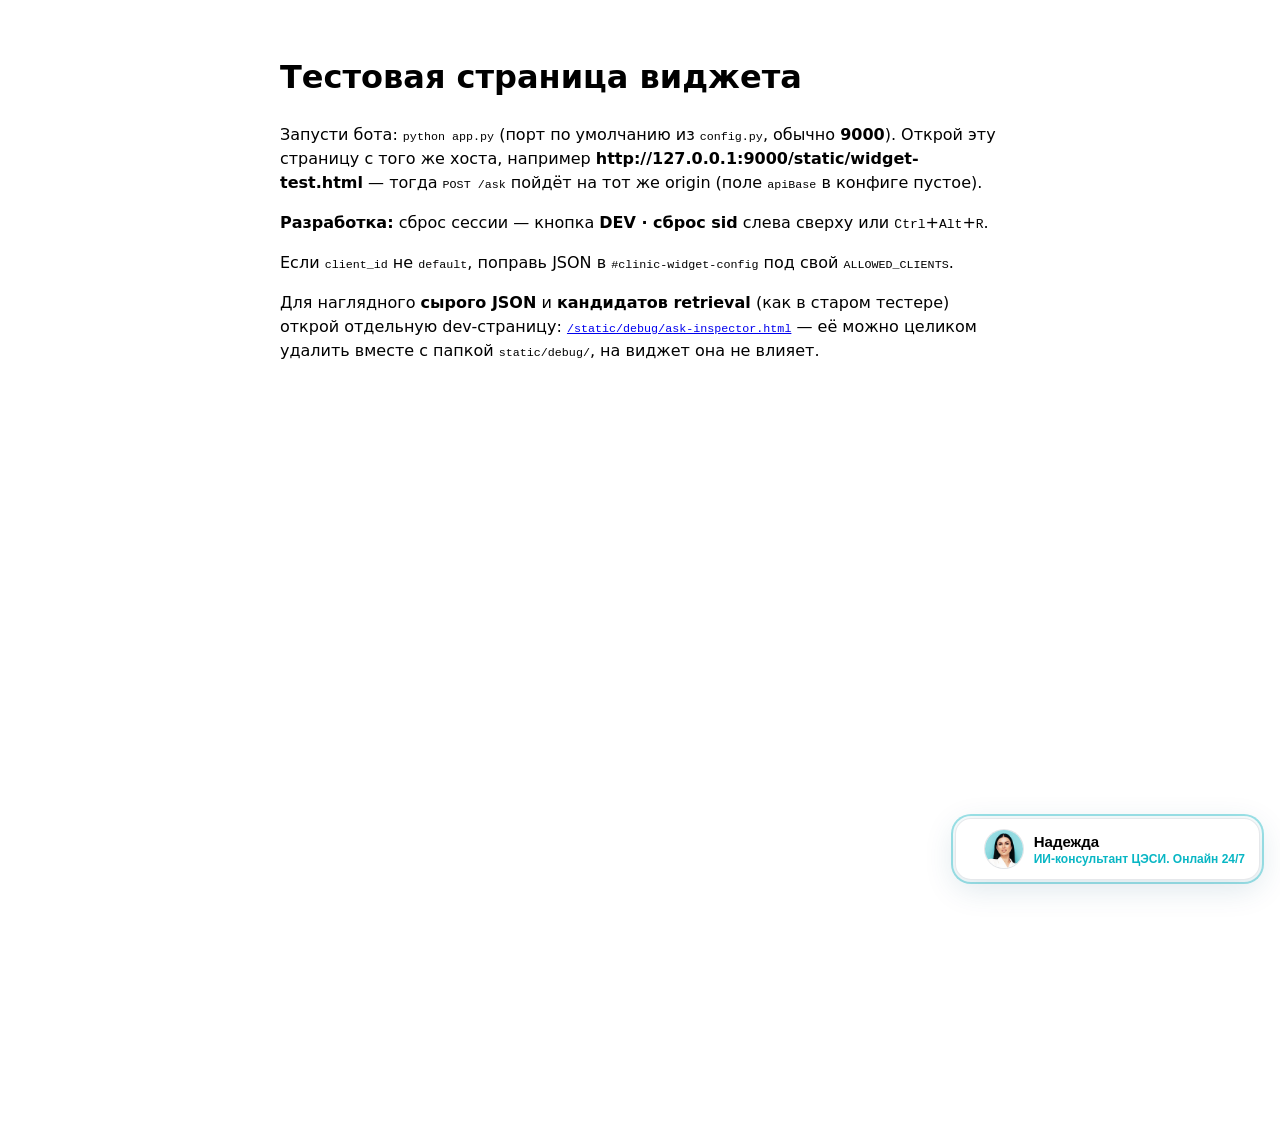
<file: static/widget-test.html>
<!doctype html>
<html lang="ru">
<head>
  <meta charset="utf-8">
  <meta name="viewport" content="width=device-width, initial-scale=1">
  <title>Виджет — локальный тест</title>
  <link rel="preconnect" href="https://fonts.googleapis.com">
  <link rel="preconnect" href="https://fonts.gstatic.com" crossorigin>
  <link rel="stylesheet" href="widget/widget.css">
  <style>
    .page-host {
      min-height: 120vh;
      padding: 24px;
      max-width: 720px;
      margin: 0 auto;
      font-family: system-ui, sans-serif;
      line-height: 1.5;
    }

    .page-host code {
      font-size: 0.9em;
    }
  </style>
</head>
<body>
  <main class="page-host">
    <h1>Тестовая страница виджета</h1>
    <p>
      Запусти бота: <code>python app.py</code> (порт по умолчанию из <code>config.py</code>, обычно <strong>9000</strong>).
      Открой эту страницу с того же хоста, например
      <strong>http://127.0.0.1:9000/static/widget-test.html</strong>
      — тогда <code>POST /ask</code> пойдёт на тот же origin (поле <code>apiBase</code> в конфиге пустое).
    </p>
    <p>
      <strong>Разработка:</strong> сброс сессии — кнопка <strong>DEV · сброс sid</strong> слева сверху или
      <kbd>Ctrl</kbd>+<kbd>Alt</kbd>+<kbd>R</kbd>.
    </p>
    <p>Если <code>client_id</code> не <code>default</code>, поправь JSON в <code>#clinic-widget-config</code> под свой <code>ALLOWED_CLIENTS</code>.</p>
    <p>
      Для наглядного <strong>сырого JSON</strong> и <strong>кандидатов retrieval</strong> (как в старом тестере) открой отдельную dev-страницу:
      <a href="debug/ask-inspector.html"><code>/static/debug/ask-inspector.html</code></a>
      — её можно целиком удалить вместе с папкой <code>static/debug/</code>, на виджет она не влияет.
    </p>
  </main>

  <script type="application/json" id="clinic-widget-config">
  {
    "apiBase": "",
    "clientId": "default",
    "avatarUrl": "/static/avatar.png",
    "botName": "Надежда",
    "onlineLabel": "ИИ-консультант ЦЭСИ. Онлайн 24/7",
    "welcomeText": "Здравствуйте!\nЯ ИИ-консультант клиники ЦЭСИ. Задайте вопрос по лечению или выберите тему ниже.",
    "starterPrompts": [
      { "label": "Это больно?", "q": "Больно ли делать имплантацию?" },
      { "label": "Сколько стоит?", "q": "Сколько стоит имплантация?" },
      { "label": "Сроки", "q": "Сколько длятся работы по имплантации?" }
    ]
  }
  </script>

  <script type="module">
    import { mountWidget } from "./widget/widget.js";

    const cfgEl = document.getElementById("clinic-widget-config");
    const config = JSON.parse(cfgEl.textContent);
    const mount = document.createElement("div");
    document.body.appendChild(mount);
    mountWidget(mount, config);
  </script>
</body>
</html>
</file>
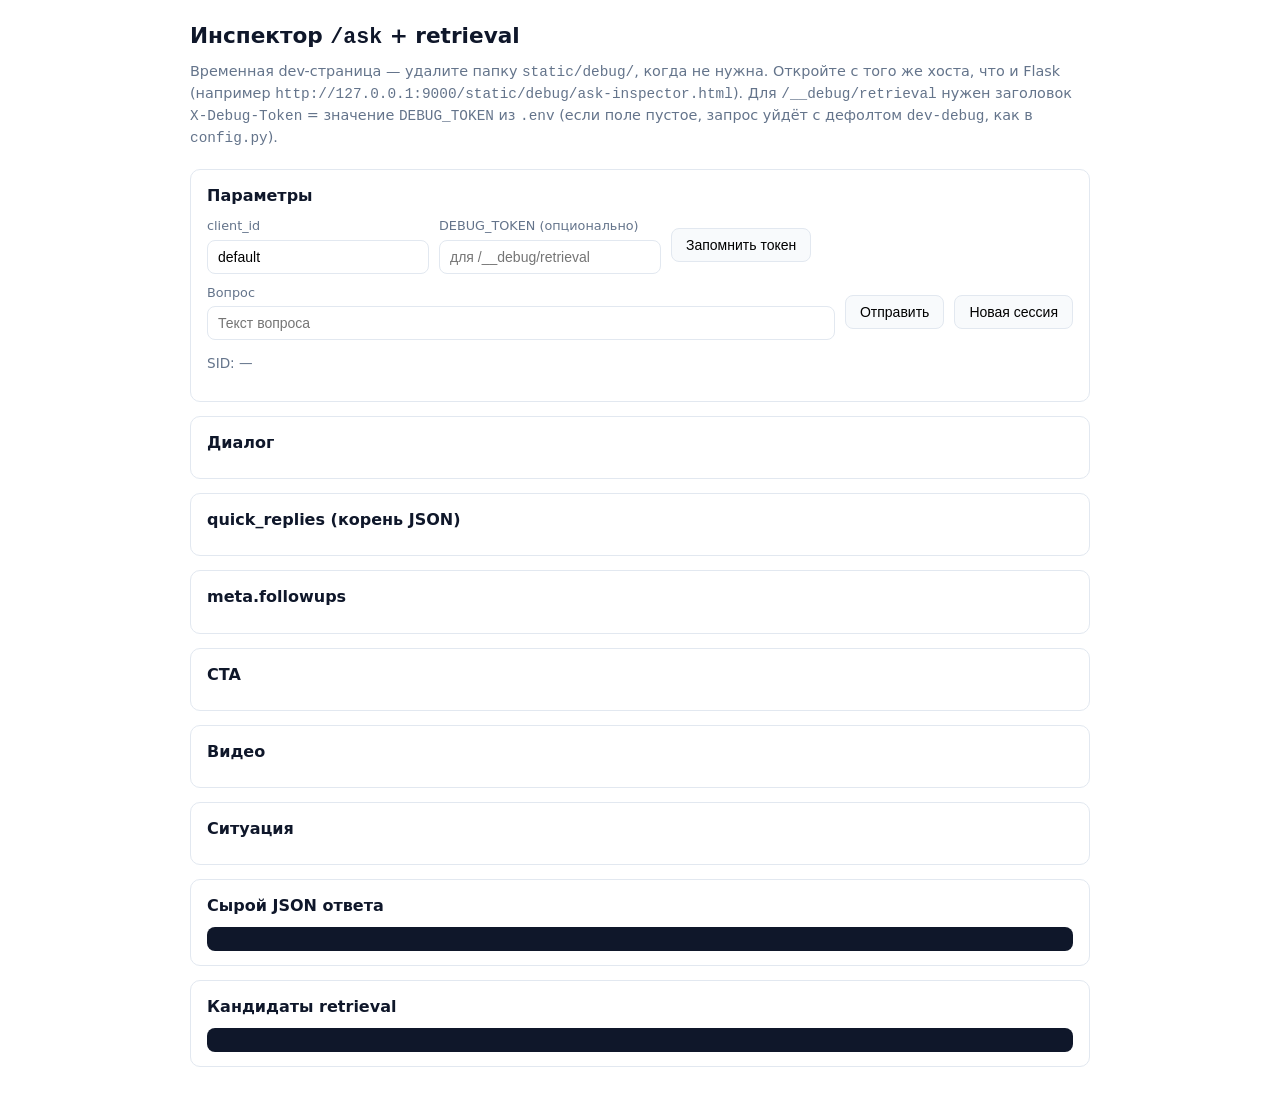
<file: static/debug/ask-inspector.html>
<!doctype html>
<html lang="ru">
<head>
  <meta charset="utf-8">
  <meta name="viewport" content="width=device-width, initial-scale=1">
  <title>Ask inspector (dev)</title>
  <link rel="stylesheet" href="ask-inspector.css">
</head>
<body class="ask-insp">
  <main>
    <h1>Инспектор <code>/ask</code> + retrieval</h1>
    <p class="ask-insp__lead">
      Временная dev-страница — удалите папку <code>static/debug/</code>, когда не нужна.
      Откройте с того же хоста, что и Flask (например <code>http://127.0.0.1:9000/static/debug/ask-inspector.html</code>).
      Для <code>/__debug/retrieval</code> нужен заголовок <code>X-Debug-Token</code> = значение <code>DEBUG_TOKEN</code> из <code>.env</code> (если поле пустое, запрос уйдёт с дефолтом <code>dev-debug</code>, как в <code>config.py</code>).
    </p>

    <section aria-labelledby="ask-insp-cfg">
      <h2 id="ask-insp-cfg">Параметры</h2>
      <div class="ask-insp__row">
        <label>
          client_id
          <input id="askInspClient" type="text" value="default" autocomplete="off">
        </label>
        <label>
          DEBUG_TOKEN (опционально)
          <input id="askInspToken" type="password" autocomplete="off" placeholder="для /__debug/retrieval">
        </label>
        <button type="button" id="askInspSaveToken">Запомнить токен</button>
      </div>
      <div class="ask-insp__row">
        <label class="ask-insp__label-grow">
          Вопрос
          <input id="askInspQ" type="text" placeholder="Текст вопроса" autocomplete="off">
        </label>
        <button type="button" id="askInspSend">Отправить</button>
        <button type="button" id="askInspReset">Новая сессия</button>
      </div>
      <p class="ask-insp__sid">SID: <span id="askInspSid">—</span></p>
    </section>

    <section aria-labelledby="ask-insp-chat-h">
      <h2 id="ask-insp-chat-h">Диалог</h2>
      <div id="askInspChat"></div>
    </section>

    <section aria-labelledby="ask-insp-qh">
      <h2 id="ask-insp-qh">quick_replies (корень JSON)</h2>
      <div id="askInspQuick" class="ask-insp__buttons"></div>
    </section>

    <section aria-labelledby="ask-insp-fh">
      <h2 id="ask-insp-fh">meta.followups</h2>
      <div id="askInspFollowups" class="ask-insp__buttons"></div>
    </section>

    <section aria-labelledby="ask-insp-cta-h">
      <h2 id="ask-insp-cta-h">CTA</h2>
      <div id="askInspCta" class="ask-insp__buttons"></div>
    </section>

    <section aria-labelledby="ask-insp-vid-h">
      <h2 id="ask-insp-vid-h">Видео</h2>
      <div id="askInspVideo"></div>
    </section>

    <section aria-labelledby="ask-insp-sit-h">
      <h2 id="ask-insp-sit-h">Ситуация</h2>
      <div id="askInspSituation"></div>
    </section>

    <section aria-labelledby="ask-insp-raw-h">
      <h2 id="ask-insp-raw-h">Сырой JSON ответа</h2>
      <pre id="askInspRaw" aria-live="polite"></pre>
    </section>

    <section aria-labelledby="ask-insp-dbg-h">
      <h2 id="ask-insp-dbg-h">Кандидаты retrieval</h2>
      <pre id="askInspDebug" aria-live="polite"></pre>
    </section>
  </main>

  <script type="module" src="ask-inspector.js"></script>
</body>
</html>
</file>
<file: static/widget/widget.css>
﻿@import url("https://fonts.googleapis.com/css2?family=Inter:wght@400;500;600;700&display=swap");

/* Токены виджета (префикс .clinic-shell — не засоряем страницу-хост; палитра — drafts/widget_design.md) */
.clinic-shell {
  --clinic-radius-widget: 30px;
  --clinic-radius-surface: 22px;
  --clinic-frame-padding: 12px;
  --clinic-space-x: 28px;
  --clinic-radius-lg: 16px;
  --clinic-radius-md: 12px;
  --clinic-radius-sm: 999px;
  --clinic-shadow: 0 8px 32px rgba(15, 80, 110, 0.14);
  --clinic-shadow-soft: 0 4px 16px rgba(12, 90, 120, 0.08);
  --clinic-shadow-panel: 0 24px 60px rgba(15, 80, 110, 0.16), 0 8px 24px rgba(12, 90, 120, 0.08);
  --clinic-surface-inset: inset 0 1px 0 rgba(255, 255, 255, 0.8), 0 10px 30px rgba(20, 95, 120, 0.08);
  --clinic-bg: #ffffff;
  --clinic-bg-subtle: rgba(247, 252, 255, 0.5);
  --clinic-border: rgba(16, 35, 63, 0.1);
  --clinic-text: #10233f;
  --clinic-text-soft: #738197;
  --clinic-text-muted: #9aa7b8;
  --clinic-primary: #08b6c4;
  --clinic-primary-hover: #0798a5;
  --clinic-primary-light: #7feae1;
  --clinic-chip-bg: rgba(255, 255, 255, 0.55);
  --clinic-chip-border: rgba(16, 35, 63, 0.12);
  --clinic-focus: 0 0 0 2px rgba(255, 255, 255, 0.95), 0 0 0 4px rgba(8, 182, 196, 0.4);
  --clinic-gradient-online: linear-gradient(135deg, #8af447 0%, #32d33d 48%, #10b83a 100%);
  --clinic-border-accent: rgba(8, 182, 196, 0.85);
  --clinic-bubble-bot: rgba(255, 255, 255, 0.86);
  --clinic-line: rgba(16, 35, 63, 0.1);
  --clinic-gradient-primary: linear-gradient(135deg, #50e4c7 0%, #16c3d6 52%, #2499e6 100%);
  --clinic-gradient-send: linear-gradient(135deg, #23d6c9 0%, #11b8d0 52%, #1ca4e5 100%);
  --clinic-placeholder: #a4afbf;
  --clinic-radius-welcome-action: 14px;
  --clinic-panel-w: 440px;
  --clinic-panel-h: min(720px, calc(100vh - 48px));
  --clinic-font: "Inter", system-ui, -apple-system, "Segoe UI", Roboto, sans-serif;
  font-family: var(--clinic-font);
  color: var(--clinic-text);
  box-sizing: border-box;
  position: fixed;
  z-index: 9999;
  right: 20px;
  bottom: 20px;
  display: flex;
  flex-direction: column;
  align-items: flex-end;
  gap: 0;
  transition:
    width 0.22s ease,
    height 0.22s ease,
    box-shadow 0.22s ease;
}

.clinic-shell *,
.clinic-shell *::before,
.clinic-shell *::after {
  box-sizing: border-box;
}

.clinic-shell__launcher {
  display: flex;
  align-items: center;
  gap: 10px;
  padding: 10px 14px 10px 10px;
  min-height: 52px;
  background: var(--clinic-bg);
  border: 1px solid var(--clinic-border);
  border-radius: var(--clinic-radius-lg);
  box-shadow: var(--clinic-shadow-soft);
  cursor: pointer;
  text-align: left;
  width: auto;
  max-width: min(320px, calc(100vw - 40px));
}

.clinic-shell__launcher:hover {
  box-shadow: var(--clinic-shadow);
}

.clinic-shell__launcher:focus-visible {
  outline: none;
  box-shadow: var(--clinic-shadow), var(--clinic-focus);
}

/* Рамка-круг: внутри только img (аватар), без отдельного img снаружи */
.clinic-shell__avatar-fallback {
  width: 40px;
  height: 40px;
  border-radius: var(--clinic-radius-sm);
  background: var(--clinic-chip-bg);
  border: 1px solid var(--clinic-chip-border);
  flex-shrink: 0;
  overflow: hidden;
  display: block;
  line-height: 0;
}

.clinic-shell__avatar-fallback--sm {
  width: 36px;
  height: 36px;
}

.clinic-shell__avatar-fallback--header {
  width: 48px;
  height: 48px;
  border-radius: 50%;
  border: none;
  background: rgba(255, 255, 255, 0.92);
}

.clinic-shell__avatar-fallback-img {
  width: 100%;
  height: 100%;
  object-fit: cover;
  display: block;
}

.clinic-shell__launcher-text {
  display: flex;
  flex-direction: column;
  gap: 2px;
  min-width: 0;
}

.clinic-shell__name {
  font-weight: 600;
  font-size: 15px;
  white-space: nowrap;
  overflow: hidden;
  text-overflow: ellipsis;
}

.clinic-shell__online {
  font-size: 12px;
  color: var(--clinic-text-soft);
  font-weight: 500;
}

.clinic-shell__launcher .clinic-shell__online {
  color: var(--clinic-primary);
  font-weight: 600;
}

.clinic-shell__unread {
  width: 8px;
  height: 8px;
  border-radius: 50%;
  background: #ef4444;
  flex-shrink: 0;
  opacity: 0;
  transition: opacity 0.15s ease;
}

.clinic-shell__unread.is-visible {
  opacity: 1;
}

.clinic-shell__panel {
  display: none;
  flex-direction: column;
  width: var(--clinic-panel-w);
  max-width: calc(100vw - 40px);
  height: var(--clinic-panel-h);
  margin-top: 10px;
  border-radius: var(--clinic-radius-widget);
  overflow: hidden;
  background: transparent;
  border: none;
  box-shadow: none;
}

/* При открытом чате мини-launcher полностью скрыт — остаётся только панель снизу */
.clinic-shell.is-open .clinic-shell__launcher {
  display: none;
}

.clinic-shell.is-open .clinic-shell__panel {
  display: flex;
  margin-top: 0;
}

/* Градиентная подложка + внутренняя «стеклянная» поверхность (макет) */
.clinic-shell__frame {
  flex: 1;
  min-height: 0;
  width: 100%;
  border-radius: var(--clinic-radius-widget);
  padding: var(--clinic-frame-padding);
  position: relative;
  overflow: hidden;
  background:
    radial-gradient(circle at 82% 5%, rgba(105, 235, 220, 0.42), transparent 32%),
    radial-gradient(circle at 0% 62%, rgba(94, 226, 209, 0.28), transparent 34%),
    radial-gradient(circle at 100% 88%, rgba(72, 175, 238, 0.24), transparent 34%),
    linear-gradient(145deg, #ffffff 0%, #f7fcff 46%, #eefaff 100%);
  box-shadow: var(--clinic-shadow-panel);
  display: flex;
  flex-direction: column;
}

.clinic-shell__surface {
  flex: 1;
  min-height: 0;
  width: 100%;
  border-radius: var(--clinic-radius-surface);
  overflow: hidden;
  background: rgba(255, 255, 255, 0.78);
  backdrop-filter: blur(22px);
  -webkit-backdrop-filter: blur(22px);
  box-shadow: var(--clinic-surface-inset);
  display: flex;
  flex-direction: column;
}

.clinic-shell__main {
  flex: 1;
  min-height: 0;
  overflow-x: hidden;
  overflow-y: auto;
  -webkit-overflow-scrolling: touch;
  scrollbar-width: thin;
  scrollbar-color: rgba(8, 182, 196, 0.25) transparent;
}

.clinic-shell__main::-webkit-scrollbar {
  width: 4px;
}

.clinic-shell__main::-webkit-scrollbar-thumb {
  background: rgba(8, 182, 196, 0.25);
  border-radius: 999px;
}

.clinic-shell__header {
  position: relative;
  display: flex;
  align-items: center;
  gap: 0;
  padding: 22px var(--clinic-space-x) 18px;
  flex-shrink: 0;
}

.clinic-shell__header--glass {
  position: sticky;
  top: 0;
  z-index: 3;
  margin: 0;
  border-bottom: none;
  /* Лёгкая вуаль + blur контента под шапкой (не плотная белая плашка) */
  background: rgba(255, 255, 255, 0.28);
  backdrop-filter: blur(20px) saturate(1.1);
  -webkit-backdrop-filter: blur(20px) saturate(1.1);
}

@supports not ((backdrop-filter: blur(1px)) or (-webkit-backdrop-filter: blur(1px))) {
  .clinic-shell__header--glass {
    background: rgba(255, 255, 255, 0.72);
  }
}

.clinic-shell__header-main {
  display: flex;
  align-items: center;
  gap: 15px;
  min-width: 0;
  flex: 1;
}

.clinic-shell__header-avatar {
  position: relative;
  flex-shrink: 0;
}

.clinic-shell__header-online-dot {
  position: absolute;
  right: 0;
  bottom: 2px;
  width: 14px;
  height: 14px;
  border-radius: 50%;
  background: var(--clinic-gradient-online);
}

.clinic-shell__header-text {
  display: flex;
  flex-direction: column;
  gap: 5px;
  min-width: 0;
}

.clinic-shell__header-name {
  font-size: 16px;
  line-height: 1.2;
  font-weight: 700;
  letter-spacing: -0.03em;
  color: var(--clinic-text);
  white-space: nowrap;
  overflow: hidden;
  text-overflow: ellipsis;
}

.clinic-shell__header-status {
  font-size: 12px;
  line-height: 1.35;
  font-weight: 500;
  color: var(--clinic-text-soft);
}

.clinic-shell__header-actions {
  display: flex;
  align-items: center;
  gap: 6px;
  flex-shrink: 0;
  margin-left: 0;
}

.clinic-shell__header-actions .clinic-btn-icon:not(.clinic-shell__header-close) {
  width: 36px;
  height: 36px;
  padding: 0;
}

.clinic-shell__header-close {
  width: auto;
  height: auto;
  min-width: 0;
  min-height: 0;
  margin: 0;
  padding: 0;
  border: none;
  border-radius: 0;
  background: transparent;
  color: var(--clinic-text);
  font-size: 18px;
  line-height: 1;
  cursor: pointer;
  transition: color 0.18s ease;
}

.clinic-shell__header-close.clinic-btn-ghost {
  padding: 0;
  border: none;
  background: transparent;
}

.clinic-shell__header-close:hover {
  background: transparent;
  color: var(--clinic-primary);
}

.clinic-shell__header-close:focus-visible {
  outline: none;
  box-shadow: var(--clinic-focus);
}

.clinic-shell__feed {
  padding: 10px var(--clinic-space-x) 18px;
  display: flex;
  flex-direction: column;
  gap: 0;
  /* Прозрачно — виден общий «стеклянный» surface, как под шапкой при скролле */
  background: transparent;
}

/* Первый экран: карточка + быстрые действия (drafts/widget_design.md §5–13) */
.clinic-shell__welcome-screen {
  width: 100%;
  display: flex;
  flex-direction: column;
  align-items: stretch;
  transition:
    opacity 0.24s ease,
    transform 0.24s ease,
    filter 0.24s ease;
}

.clinic-shell__welcome-screen.is-leaving {
  opacity: 0;
  transform: translateY(-8px);
  filter: blur(3px);
  pointer-events: none;
}

.clinic-shell__welcome-card {
  position: relative;
  display: flex;
  flex-direction: column;
  align-items: center;
  margin-top: 22px;
  padding: 24px 24px 34px;
  overflow: visible;
}

.clinic-shell__welcome-logo-wrap {
  position: relative;
  width: 64px;
  height: 64px;
  margin: 0 0 16px;
  flex-shrink: 0;
  display: grid;
  place-items: center;
  pointer-events: none;
}

.clinic-shell__welcome-logo {
  width: 64px;
  height: 64px;
  display: block;
  line-height: 0;
}

.clinic-shell__welcome-logo svg {
  width: 64px;
  height: 64px;
  display: block;
}

.clinic-shell__welcome-star {
  position: absolute;
  display: block;
  opacity: 0.85;
  filter: drop-shadow(0 4px 8px rgba(8, 182, 196, 0.16));
  animation: clinic-star-float 2.6s ease-in-out infinite;
}

.clinic-shell__welcome-star svg {
  width: 100%;
  height: 100%;
  display: block;
}

.clinic-shell__welcome-star--one {
  left: -28px;
  top: 12px;
  width: 14px;
  height: 14px;
}

.clinic-shell__welcome-star--two {
  right: -26px;
  top: 10px;
  width: 16px;
  height: 16px;
  opacity: 0.7;
  animation-delay: 0.45s;
}

.clinic-shell__welcome-star--three {
  right: -14px;
  top: 38px;
  width: 10px;
  height: 10px;
  opacity: 0.55;
  animation-delay: 0.9s;
}

.clinic-shell__welcome-lead {
  position: relative;
  z-index: 2;
  width: 100%;
}

.clinic-shell__welcome-text {
  margin: 0;
  text-align: center;
  color: var(--clinic-text);
  font-size: 15px;
  line-height: 1.45;
  font-weight: 400;
  letter-spacing: -0.02em;
  white-space: pre-line;
}

.clinic-shell__welcome-text-body {
  white-space: pre-line;
}

.clinic-shell__welcome-text:not(.is-typing):not(.is-done) .clinic-shell__stream-cursor {
  display: none;
}

.clinic-shell__stream-cursor {
  display: inline-block;
  width: 2px;
  height: 1.1em;
  margin-left: 6px;
  vertical-align: -0.12em;
  border-radius: 999px;
  background: var(--clinic-primary);
  animation: clinic-cursor-blink 0.9s steps(2, start) infinite;
}

.clinic-shell__welcome-wave {
  position: absolute;
  left: 0;
  right: 0;
  bottom: 0;
  height: 58px;
  border-radius: 0;
  overflow: hidden;
  pointer-events: none;
  opacity: 0.55;
}

.clinic-shell__welcome-wave::before,
.clinic-shell__welcome-wave::after {
  content: "";
  position: absolute;
  left: -10%;
  right: -10%;
  height: 44px;
  border-top: 1px solid rgba(8, 182, 196, 0.16);
  border-radius: 50%;
}

.clinic-shell__welcome-wave::before {
  bottom: -20px;
  transform: rotate(-2deg);
}

.clinic-shell__welcome-wave::after {
  bottom: -8px;
  transform: rotate(3deg);
  opacity: 0.6;
}

.clinic-shell__welcome-actions {
  width: 100%;
  margin-top: 22px;
  display: flex;
  flex-direction: column;
  gap: 10px;
}

.clinic-shell__welcome-action {
  width: 100%;
  height: 52px;
  margin: 0;
  border-radius: var(--clinic-radius-welcome-action);
  border: 1px solid var(--clinic-border-accent);
  background: transparent;
  color: var(--clinic-primary);
  cursor: pointer;
  display: flex;
  align-items: center;
  justify-content: center;
  font-family: inherit;
  font-size: 15px;
  line-height: 1;
  font-weight: 500;
  letter-spacing: -0.01em;
  text-align: center;
  box-shadow: none;
}

.clinic-shell__welcome-action:hover,
.clinic-shell__welcome-action:active {
  background: transparent;
  border-color: var(--clinic-border-accent);
  color: var(--clinic-primary);
  box-shadow: none;
  transform: none;
}

.clinic-shell__welcome-action:focus-visible {
  outline: none;
  box-shadow: var(--clinic-focus);
}

/* Диалог: пузыри, ссылки, CTA (drafts/widget_design.md §8–14) */
.clinic-row {
  display: flex;
  width: 100%;
  margin-bottom: 18px;
}

.clinic-row--user {
  justify-content: flex-end;
}

.clinic-row--bot {
  justify-content: flex-start;
  align-items: flex-start;
  gap: 12px;
  margin-bottom: 20px;
}

.clinic-row__avatar-wrap {
  position: relative;
  width: 38px;
  height: 38px;
  flex-shrink: 0;
}

.clinic-row__avatar {
  width: 38px;
  height: 38px;
  border-radius: 50%;
  object-fit: cover;
  flex-shrink: 0;
  border: none;
  background: var(--clinic-bg-subtle);
  box-shadow: 0 6px 14px rgba(20, 110, 130, 0.12);
}

.clinic-row__avatar-online {
  position: absolute;
  right: -1px;
  bottom: 2px;
  width: 8px;
  height: 8px;
  border-radius: 50%;
  background: var(--clinic-gradient-online);
  box-shadow: 0 0 0 2px rgba(255, 255, 255, 0.95);
}

.clinic-row__avatar[hidden],
.clinic-row__avatar-wrap[hidden] {
  display: none;
}

.clinic-msg {
  font-size: 14px;
  white-space: pre-wrap;
  word-break: break-word;
}

.clinic-msg--user {
  max-width: 265px;
  padding: 13px 18px;
  line-height: 1.45;
  font-weight: 400;
  color: var(--clinic-text);
  background: rgb(195 243 239 / 82%);
  border-radius: 16px 16px 0 16px;
}

.clinic-msg--bot {
  max-width: 300px;
  padding: 22px 22px 18px;
  line-height: 1.58;
  font-weight: 400;
  color: var(--clinic-text);
  background: var(--clinic-bubble-bot);
  border: 1px solid rgba(16, 35, 63, 0.06);
  border-radius: 0 18px 18px 18px;
  box-shadow:
    0 18px 38px rgba(25, 72, 90, 0.06),
    0 2px 8px rgba(25, 72, 90, 0.025);
  backdrop-filter: blur(12px);
  -webkit-backdrop-filter: blur(12px);
  display: flex;
  flex-direction: column;
  align-items: stretch;
  transition:
    height 0.24s ease,
    min-height 0.24s ease,
    padding 0.18s ease;
}

.clinic-msg--bot--streaming {
  overflow: hidden;
}

.clinic-msg__body {
  white-space: pre-wrap;
  word-break: break-word;
}

.clinic-msg__links {
  margin-top: 18px;
  border-top: 1px solid var(--clinic-line);
  width: 100%;
  font-weight: 400;
}

.clinic-msg__link {
  width: 100%;
  min-height: 44px;
  margin: 0;
  padding: 13px 0;
  border: 0;
  border-bottom: 1px solid var(--clinic-line);
  background: transparent;
  color: var(--clinic-primary);
  font: inherit;
  font-size: 14px;
  line-height: 1.35;
  font-weight: 400;
  text-align: left;
  cursor: pointer;
  display: flex;
  align-items: center;
  justify-content: space-between;
  gap: 14px;
  transition: color 0.16s ease, opacity 0.16s ease;
}

.clinic-msg__link:last-child {
  border-bottom: 0;
  padding-bottom: 2px;
}

.clinic-msg__link:hover {
  color: var(--clinic-primary-hover);
}

.clinic-msg__link:focus-visible {
  outline: none;
  border-radius: 4px;
  box-shadow: var(--clinic-focus);
}

.clinic-msg__link-text {
  flex: 1;
  min-width: 0;
}

.clinic-msg__link-chevron {
  width: 18px;
  height: 18px;
  flex-shrink: 0;
  color: currentColor;
}

.clinic-msg__link-chevron svg {
  display: block;
  width: 100%;
  height: 100%;
}

.clinic-turn {
  width: 100%;
  display: flex;
  flex-direction: column;
  gap: 0;
  margin-bottom: 4px;
  scroll-margin-top: 12px;
}

.clinic-turn__trail {
  width: 100%;
  display: flex;
  flex-direction: column;
  gap: 12px;
  margin-top: 18px;
  box-sizing: border-box;
}

.clinic-turn__btn {
  width: 100%;
  margin: 0;
  padding: 0;
  font-family: inherit;
  cursor: pointer;
  -webkit-tap-highlight-color: transparent;
}

.clinic-turn__btn:focus-visible {
  outline: none;
  box-shadow: var(--clinic-focus);
}

.clinic-turn__btn--video {
  display: flex;
  align-items: center;
  justify-content: space-between;
  gap: 12px;
  min-height: 48px;
  padding: 12px 16px;
  border-radius: var(--clinic-radius-md);
  border: 1px solid var(--clinic-chip-border);
  background: var(--clinic-chip-bg);
  color: var(--clinic-text);
  font-size: 14px;
  font-weight: 600;
  text-align: left;
}

.clinic-turn__btn-play {
  font-size: 18px;
  opacity: 0.85;
  flex-shrink: 0;
}

.clinic-turn__btn--ghost-wide {
  min-height: 48px;
  padding: 12px 16px;
  border-radius: var(--clinic-radius-md);
  border: 1px solid var(--clinic-chip-border);
  background: var(--clinic-bg);
  color: var(--clinic-text-muted);
  font-size: 14px;
  font-weight: 500;
  text-align: center;
}

.clinic-turn__btn--cta-secondary,
.clinic-turn__btn--cta-primary {
  height: 56px;
  border-radius: 14px;
  border: 0;
  display: grid;
  grid-template-columns: 56px 1fr 56px;
  align-items: center;
  font-size: 15px;
  line-height: 1;
  font-weight: 500;
  transition:
    transform 0.16s ease,
    box-shadow 0.16s ease,
    background-color 0.16s ease,
    border-color 0.16s ease;
}

.clinic-turn__btn--cta-secondary {
  background: rgba(255, 255, 255, 0.62);
  border: 1px solid var(--clinic-border-accent);
  color: var(--clinic-primary);
  box-shadow: 0 8px 18px rgba(20, 130, 150, 0.055);
}

.clinic-turn__btn--cta-primary {
  background: var(--clinic-gradient-primary);
  color: #fff;
  box-shadow:
    0 14px 28px rgba(19, 174, 204, 0.24),
    0 4px 10px rgba(21, 150, 190, 0.12);
}

.clinic-turn__btn--cta-secondary:hover,
.clinic-turn__btn--cta-primary:hover {
  transform: translateY(-1px);
}

.clinic-turn__btn--cta-secondary:active,
.clinic-turn__btn--cta-primary:active {
  transform: translateY(0);
}

.clinic-turn__btn-icon {
  grid-column: 1;
  justify-self: center;
  width: 24px;
  height: 24px;
  display: flex;
  align-items: center;
  justify-content: center;
}

.clinic-turn__btn-icon svg {
  width: 24px;
  height: 24px;
  display: block;
}

.clinic-turn__btn-label {
  grid-column: 2;
  justify-self: center;
  text-align: center;
  font-weight: 500;
}

.clinic-turn__btn-spacer {
  grid-column: 3;
}

.clinic-shell__typing-wrap {
  display: none;
  width: 100%;
  align-items: flex-start;
  gap: 12px;
  margin-bottom: 20px;
}

.clinic-shell__typing-wrap.is-visible {
  display: flex;
}

.clinic-shell__typing {
  max-width: 300px;
  padding: 16px 20px;
  font-size: 14px;
  line-height: 1.58;
  color: var(--clinic-text-muted);
  background: var(--clinic-bubble-bot);
  border: 1px solid rgba(16, 35, 63, 0.06);
  border-radius: 0 18px 18px 18px;
  box-shadow: 0 8px 20px rgba(25, 72, 90, 0.06);
}

.clinic-shell__composer {
  margin: 0;
  padding: 12px var(--clinic-space-x) 26px;
  border-top: none;
  background: transparent;
  flex-shrink: 0;
}

.clinic-shell__composer-inner {
  display: flex;
  gap: 12px;
  align-items: flex-end;
}

.clinic-shell__textarea {
  flex: 1;
  min-height: 48px;
  max-height: 112px;
  padding: 14px 18px;
  font-family: inherit;
  font-size: 14px;
  line-height: 1.45;
  color: var(--clinic-text);
  border: 1px solid rgba(16, 35, 63, 0.08);
  border-radius: 16px;
  background: rgba(255, 255, 255, 0.82);
  box-shadow:
    inset 0 1px 0 rgba(255, 255, 255, 0.9),
    0 8px 18px rgba(20, 80, 100, 0.07);
  resize: none;
  outline: none;
  overflow-y: hidden;
  transition:
    border-color 0.16s ease,
    box-shadow 0.16s ease,
    background-color 0.16s ease;
}

.clinic-shell__textarea::placeholder {
  color: var(--clinic-placeholder);
}

.clinic-shell__textarea:focus-visible {
  outline: none;
  border-color: rgba(8, 182, 196, 0.45);
  box-shadow:
    0 0 0 3px rgba(8, 182, 196, 0.09),
    0 8px 18px rgba(20, 80, 100, 0.07);
}

.clinic-shell__textarea--phone {
  font-variant-numeric: tabular-nums;
  letter-spacing: 0.02em;
}

.clinic-btn-send {
  width: 52px;
  height: 52px;
  flex: 0 0 52px;
  border-radius: 50%;
  border: 0;
  background: var(--clinic-gradient-send);
  color: #fff;
  cursor: pointer;
  display: grid;
  place-items: center;
  box-shadow:
    0 12px 24px rgba(14, 172, 205, 0.28),
    0 4px 10px rgba(15, 130, 170, 0.14);
  transition:
    transform 0.16s ease,
    opacity 0.16s ease,
    box-shadow 0.16s ease;
}

.clinic-btn-send svg {
  width: 23px;
  height: 23px;
  display: block;
}

.clinic-btn-send:disabled {
  opacity: 0.42;
  cursor: default;
  transform: none;
  box-shadow: none;
}

.clinic-btn-send:hover:not(:disabled) {
  transform: translateY(-1px);
}

.clinic-btn-send:active:not(:disabled) {
  transform: translateY(0) scale(0.96);
}

.clinic-btn-send:focus-visible {
  outline: none;
  box-shadow:
    var(--clinic-focus),
    0 12px 24px rgba(14, 172, 205, 0.28);
}

.clinic-shell__error {
  font-size: 13px;
  color: #b91c1c;
  padding: 8px 12px;
  background: #fef2f2;
  border-radius: var(--clinic-radius-md);
  border: 1px solid #fecaca;
}

.clinic-btn-ghost {
  padding: 8px 12px;
  font-size: 13px;
  border-radius: var(--clinic-radius-md);
  border: 1px solid var(--clinic-border);
  background: var(--clinic-bg);
  cursor: pointer;
}

.clinic-btn-ghost:focus-visible {
  outline: none;
  box-shadow: var(--clinic-focus);
}

.clinic-shell__video-overlay {
  position: fixed;
  inset: 0;
  z-index: 100000;
  display: flex;
  align-items: center;
  justify-content: center;
  background: rgba(15, 23, 42, 0.45);
  padding: 20px;
}

.clinic-shell__video-overlay[hidden] {
  display: none;
}

.clinic-shell__video-card {
  max-width: 360px;
  width: 100%;
  padding: 20px;
  background: var(--clinic-bg);
  border-radius: var(--clinic-radius-lg);
  border: 1px solid var(--clinic-border);
  box-shadow: var(--clinic-shadow);
}

.clinic-shell__video-card p {
  margin: 0 0 16px;
  font-size: 14px;
  line-height: 1.45;
}

@keyframes clinic-star-float {
  0%,
  100% {
    transform: translateY(0);
  }

  50% {
    transform: translateY(-5px);
  }
}

@keyframes clinic-cursor-blink {
  0%,
  45% {
    opacity: 1;
  }

  46%,
  100% {
    opacity: 0;
  }
}

@media (max-width: 520px) {
  .clinic-shell {
    right: 12px;
    bottom: 12px;
  }

  .clinic-shell__panel {
    width: calc(100vw - 24px);
    max-width: none;
    height: min(72vh, calc(100vh - 120px));
  }
}

@media (max-height: 800px) {
  .clinic-shell {
    --clinic-panel-w: 420px;
    --clinic-panel-h: min(680px, calc(100vh - 40px));
  }

  .clinic-shell__welcome-card {
    margin-top: 16px;
    padding: 20px 20px 28px;
  }

  .clinic-shell__welcome-logo-wrap {
    margin-bottom: 12px;
  }

  .clinic-shell__welcome-text {
    font-size: 14px;
    line-height: 1.4;
  }

  .clinic-shell__welcome-actions {
    margin-top: 16px;
    gap: 8px;
  }

  .clinic-shell__welcome-action {
    height: 48px;
    font-size: 14px;
  }

}

@media (prefers-reduced-motion: reduce) {
  .clinic-shell {
    transition: none;
  }

  .clinic-shell__welcome-star,
  .clinic-shell__stream-cursor {
    animation: none;
    opacity: 0.85;
  }
}

/* Временно: dev-сброс sid (кнопка в widget.js, localhost / ?dev=1) */
.clinic-dev-reset {
  position: fixed;
  z-index: 100000;
  top: 12px;
  left: 12px;
  margin: 0;
  padding: 10px 14px;
  font-family: var(--clinic-font, system-ui, sans-serif);
  font-size: 13px;
  font-weight: 600;
  line-height: 1.2;
  color: #fff;
  background: #0798a5;
  border: none;
  border-radius: 10px;
  box-shadow: 0 6px 20px rgba(8, 182, 196, 0.45);
  cursor: pointer;
}

.clinic-dev-reset:hover {
  background: #06818c;
}

.clinic-dev-reset:focus-visible {
  outline: none;
  box-shadow: 0 0 0 2px #fff, 0 0 0 4px rgba(8, 182, 196, 0.45);
}
</file>
<file: static/debug/ask-inspector.css>
/* Временная dev-страница: изолированные стили */
.ask-insp {
  --ask-border: #e2e8f0;
  --ask-muted: #64748b;
  --ask-bg: #f8fafc;
  font-family: system-ui, sans-serif;
  line-height: 1.45;
  color: #0f172a;
  max-width: 900px;
  margin: 0 auto;
  padding: 20px;
}

.ask-insp h1 {
  font-size: 1.35rem;
  margin: 0 0 8px;
}

.ask-insp .ask-insp__lead {
  color: var(--ask-muted);
  font-size: 0.9rem;
  margin: 0 0 20px;
}

.ask-insp .ask-insp__tight {
  margin-bottom: 8px;
}

.ask-insp section {
  background: #fff;
  border: 1px solid var(--ask-border);
  border-radius: 10px;
  padding: 14px 16px;
  margin-bottom: 14px;
}

.ask-insp h2 {
  font-size: 1rem;
  margin: 0 0 10px;
}

.ask-insp .ask-insp__row {
  display: flex;
  flex-wrap: wrap;
  gap: 10px;
  align-items: center;
  margin-bottom: 10px;
}

.ask-insp label {
  display: flex;
  flex-direction: column;
  gap: 4px;
  font-size: 0.8rem;
  color: var(--ask-muted);
}

.ask-insp .ask-insp__label-grow {
  flex: 1;
  min-width: 240px;
}

.ask-insp input[type="text"],
.ask-insp input[type="password"] {
  min-width: 200px;
  padding: 8px 10px;
  font-size: 14px;
  border: 1px solid var(--ask-border);
  border-radius: 8px;
}

.ask-insp button[type="button"] {
  padding: 8px 14px;
  font-size: 14px;
  border-radius: 8px;
  border: 1px solid var(--ask-border);
  background: var(--ask-bg);
  cursor: pointer;
}

.ask-insp button[type="button"]:hover {
  background: #e2e8f0;
}

.ask-insp #askInspChat {
  display: flex;
  flex-direction: column;
  gap: 8px;
}

.ask-insp .ask-insp__msg {
  padding: 10px 12px;
  border-radius: 8px;
  border: 1px solid var(--ask-border);
  white-space: pre-wrap;
  word-break: break-word;
  font-size: 14px;
}

.ask-insp .ask-insp__msg--user {
  background: #e0f2fe;
}

.ask-insp .ask-insp__msg--bot {
  background: #f1f5f9;
}

.ask-insp .ask-insp__buttons {
  display: flex;
  flex-wrap: wrap;
  gap: 8px;
}

.ask-insp pre {
  margin: 0;
  padding: 12px;
  background: #0f172a;
  color: #e2e8f0;
  border-radius: 8px;
  font-size: 12px;
  overflow: auto;
  max-height: 420px;
  white-space: pre-wrap;
  word-break: break-word;
}

.ask-insp .ask-insp__sid {
  font-size: 0.85rem;
  color: var(--ask-muted);
}

.ask-insp textarea {
  width: 100%;
  min-height: 72px;
  padding: 10px;
  font-family: inherit;
  font-size: 14px;
  border: 1px solid var(--ask-border);
  border-radius: 8px;
  box-sizing: border-box;
}
</file>
